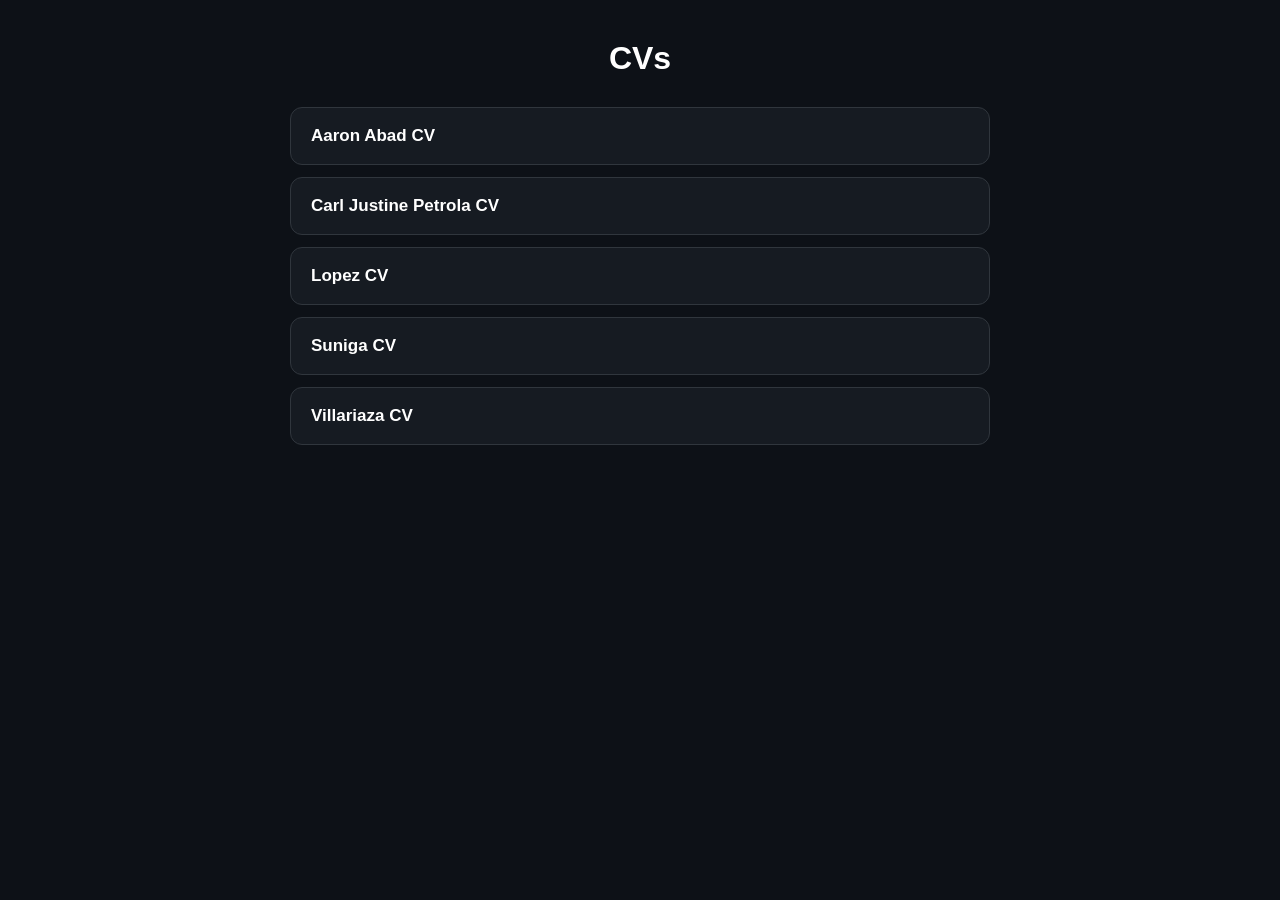
<file: index.html>
<!DOCTYPE html>
<html lang="en">
<head>
    <meta charset="UTF-8">
    <meta name="viewport" content="width=device-width, initial-scale=1.0">
    <title>CVs</title>

    <style>
        * {
            margin: 0;
            padding: 0;
            box-sizing: border-box;
        }

        body {
            font-family: Arial, sans-serif;
            background: #0d1117;
            color: #ffffff;
            min-height: 100vh;
            padding: 40px;
        }

        .container {
            width: 100%;
            max-width: 700px;
            margin: auto;
        }

        .header {
            text-align: center;
            margin-bottom: 30px;
        }

        .header h1 {
            font-size: 32px;
            margin-bottom: 8px;
        }

        .header p {
            color: #8b949e;
            font-size: 15px;
        }

        ul {
            list-style: none;
            display: flex;
            flex-direction: column;
            gap: 12px;
        }

        li {
            background: #161b22;
            border: 1px solid #30363d;
            border-radius: 12px;
            padding: 18px 20px;
            transition: 0.25s ease;
        }

        li:hover {
            background: #21262d;
            border-color: #58a6ff;
            transform: translateY(-2px);
        }

        a {
            display: block;
            color: white;
            text-decoration: none;
            font-size: 17px;
            font-weight: 600;
        }

        a:hover {
            color: #58a6ff;
        }
    </style>
</head>

<body>

    <div class="container">

        <div class="header">
            <h1>CVs</h1>
        </div>

        <ul>
            <li>
                <a href="Aaron_Abad_CV.html">Aaron Abad CV</a>
            </li>

            <li>
                <a href="CarlJustine_Petrola_CV.html">Carl Justine Petrola CV</a>
            </li>

            <li>
                <a href="Lopez_CV.html">Lopez CV</a>
            </li>

            <li>
                <a href="suniga_cv.html">Suniga CV</a>
            </li>

            <li>
                <a href="villariaza_cv.html">Villariaza CV</a>
            </li>
        </ul>

    </div>

</body>
</html>
</file>
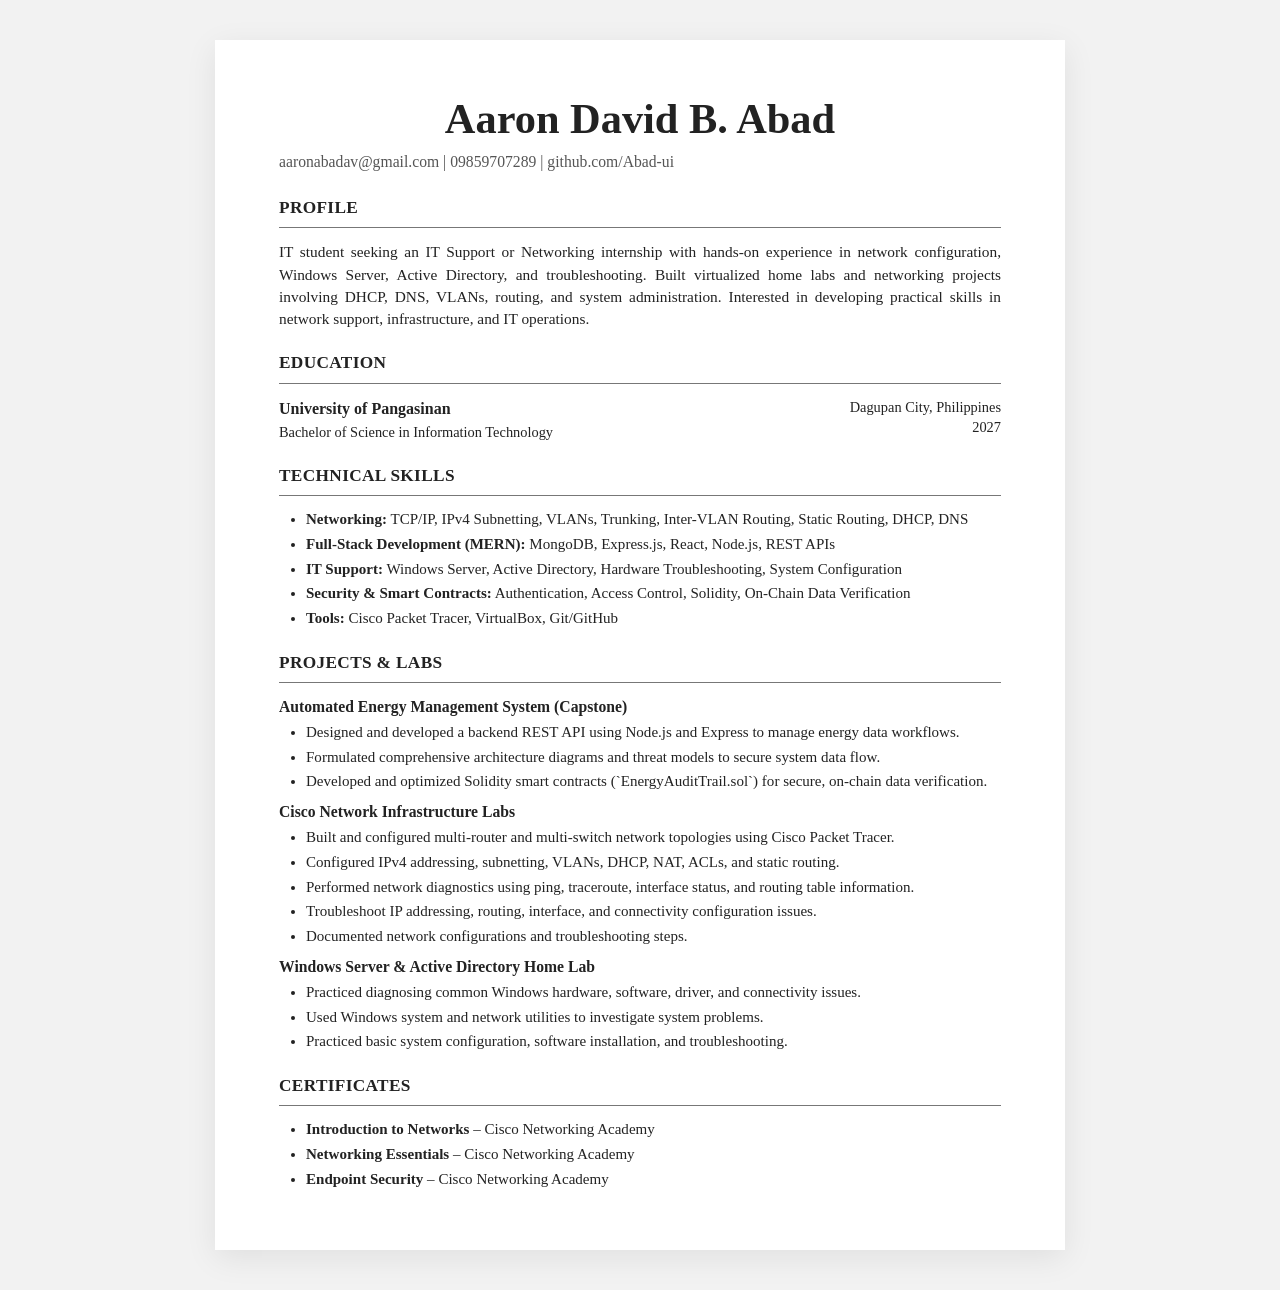
<file: Aaron_Abad_CV.html>
<!DOCTYPE html>
<html lang="en">
<head>
  <meta charset="UTF-8">
  <meta name="viewport" content="width=device-width, initial-scale=1.0">
  <meta name="description" content="Aaron David B. Abad - IT Student CV">
  <title>Aaron David B. Abad | CV</title>

  <style>
    :root {
      --text: #222;
      --muted: #555;
      --line: #777;
      --paper: #fff;
      --background: #f2f2f2;
    }

    * {
      box-sizing: border-box;
    }

    body {
      margin: 0;
      padding: 40px 20px;
      background: var(--background);
      color: var(--text);
      font-family: Georgia, "Times New Roman", serif;
      line-height: 1.45;
    }

    .cv {
      width: min(100%, 850px);
      margin: 0 auto;
      padding: 56px 64px;
      background: var(--paper);
      box-shadow: 0 8px 30px rgba(0, 0, 0, 0.08);
    }

    header {
      text-align: center;
      margin-bottom: 22px;
    }

    h1 {
      margin: 0 0 8px;
      font-size: clamp(2rem, 5vw, 2.65rem);
      line-height: 1.1;
      font-weight: 700;
    }

    .contact {
      margin: 0;
      color: var(--muted);
      font-size: 0.98rem;
    }

    .contact a {
      color: inherit;
      text-decoration: none;
    }

    .contact a:hover {
      text-decoration: underline;
    }

    section {
      margin-top: 20px;
    }

    h2 {
      margin: 0 0 13px;
      padding-bottom: 7px;
      border-bottom: 1px solid var(--line);
      font-size: 1.08rem;
      letter-spacing: 0.02em;
      font-weight: 700;
    }

    p {
      margin: 0;
      font-size: 0.96rem;
      text-align: justify;
    }

    .education-entry {
      display: flex;
      justify-content: space-between;
      gap: 20px;
      align-items: flex-start;
    }

    .education-left strong {
      display: block;
      font-size: 1rem;
    }

    .education-left span {
      font-size: 0.9rem;
    }

    .education-right {
      text-align: right;
      white-space: nowrap;
      font-size: 0.9rem;
    }

    ul {
      margin: 0;
      padding-left: 27px;
    }

    li {
      margin: 3px 0;
      font-size: 0.94rem;
    }

    .project {
      margin-bottom: 8px;
    }

    .project-title {
      margin: 0 0 1px;
      font-weight: 700;
      font-size: 0.98rem;
    }

    .project ul {
      margin-top: 0;
    }

    @media (max-width: 650px) {
      body {
        padding: 0;
        background: var(--paper);
      }

      .cv {
        width: 100%;
        padding: 34px 25px;
        box-shadow: none;
      }

      .education-entry {
        flex-direction: column;
        gap: 2px;
      }

      .education-right {
        text-align: left;
      }

      p {
        text-align: left;
      }
    }

    @media print {
      @page {
        size: A4;
        margin: 0;
      }

      body {
        padding: 0;
        background: white;
      }

      .cv {
        width: 100%;
        min-height: 100vh;
        padding: 45px 55px;
        box-shadow: none;
      }

      a {
        color: inherit !important;
        text-decoration: none !important;
      }
    }
  </style>
</head>

<body>
  <main class="cv">
    <header>
      <h1>Aaron David B. Abad</h1>
      <p class="contact">
        <a href="mailto:aaronabadav@gmail.com">aaronabadav@gmail.com</a>
        | 09859707289 |
        <a href="https://github.com/Abad-ui" target="_blank" rel="noopener">github.com/Abad-ui</a>
      </p>
    </header>

    <section>
      <h2>PROFILE</h2>
      <p>
        IT student seeking an IT Support or Networking internship with hands-on
        experience in network configuration, Windows Server, Active Directory,
        and troubleshooting. Built virtualized home labs and networking projects
        involving DHCP, DNS, VLANs, routing, and system administration.
        Interested in developing practical skills in network support,
        infrastructure, and IT operations.
      </p>
    </section>

    <section>
      <h2>EDUCATION</h2>
      <div class="education-entry">
        <div class="education-left">
          <strong>University of Pangasinan</strong>
          <span>Bachelor of Science in Information Technology</span>
        </div>
        <div class="education-right">
          Dagupan City, Philippines<br>
          2027
        </div>
      </div>
    </section>

    <section>
      <h2>TECHNICAL SKILLS</h2>
      <ul>
        <li><strong>Networking:</strong> TCP/IP, IPv4 Subnetting, VLANs, Trunking, Inter-VLAN Routing, Static Routing, DHCP, DNS</li>
        <li><strong>Full-Stack Development (MERN):</strong> MongoDB, Express.js, React, Node.js, REST APIs</li>
        <li><strong>IT Support:</strong> Windows Server, Active Directory, Hardware Troubleshooting, System Configuration</li>
        <li><strong>Security &amp; Smart Contracts:</strong> Authentication, Access Control, Solidity, On-Chain Data Verification</li>
        <li><strong>Tools:</strong> Cisco Packet Tracer, VirtualBox, Git/GitHub</li>
      </ul>
    </section>

    <section>
      <h2>PROJECTS &amp; LABS</h2>

      <div class="project">
        <div class="project-title">Automated Energy Management System (Capstone)</div>
        <ul>
          <li>Designed and developed a backend REST API using Node.js and Express to manage energy data workflows.</li>
          <li>Formulated comprehensive architecture diagrams and threat models to secure system data flow.</li>
          <li>Developed and optimized Solidity smart contracts (`EnergyAuditTrail.sol`) for secure, on-chain data verification.</li>
        </ul>
      </div>

      <div class="project">
        <div class="project-title">Cisco Network Infrastructure Labs</div>
        <ul>
          <li>Built and configured multi-router and multi-switch network topologies using Cisco Packet Tracer.</li>
          <li>Configured IPv4 addressing, subnetting, VLANs, DHCP, NAT, ACLs, and static routing.</li>
          <li>Performed network diagnostics using ping, traceroute, interface status, and routing table information.</li>
          <li>Troubleshoot IP addressing, routing, interface, and connectivity configuration issues.</li>
          <li>Documented network configurations and troubleshooting steps.</li>
        </ul>
      </div>

      <div class="project">
        <div class="project-title">Windows Server &amp; Active Directory Home Lab</div>
        <ul>
          <li>Practiced diagnosing common Windows hardware, software, driver, and connectivity issues.</li>
          <li>Used Windows system and network utilities to investigate system problems.</li>
          <li>Practiced basic system configuration, software installation, and troubleshooting.</li>
        </ul>
      </div>
    </section>

    <section>
      <h2>CERTIFICATES</h2>
      <ul>
        <li><strong>Introduction to Networks</strong> – Cisco Networking Academy</li>
        <li><strong>Networking Essentials</strong> – Cisco Networking Academy</li>
        <li><strong>Endpoint Security</strong> – Cisco Networking Academy</li>
      </ul>
    </section>
  </main>
</body>
</html>
</file>
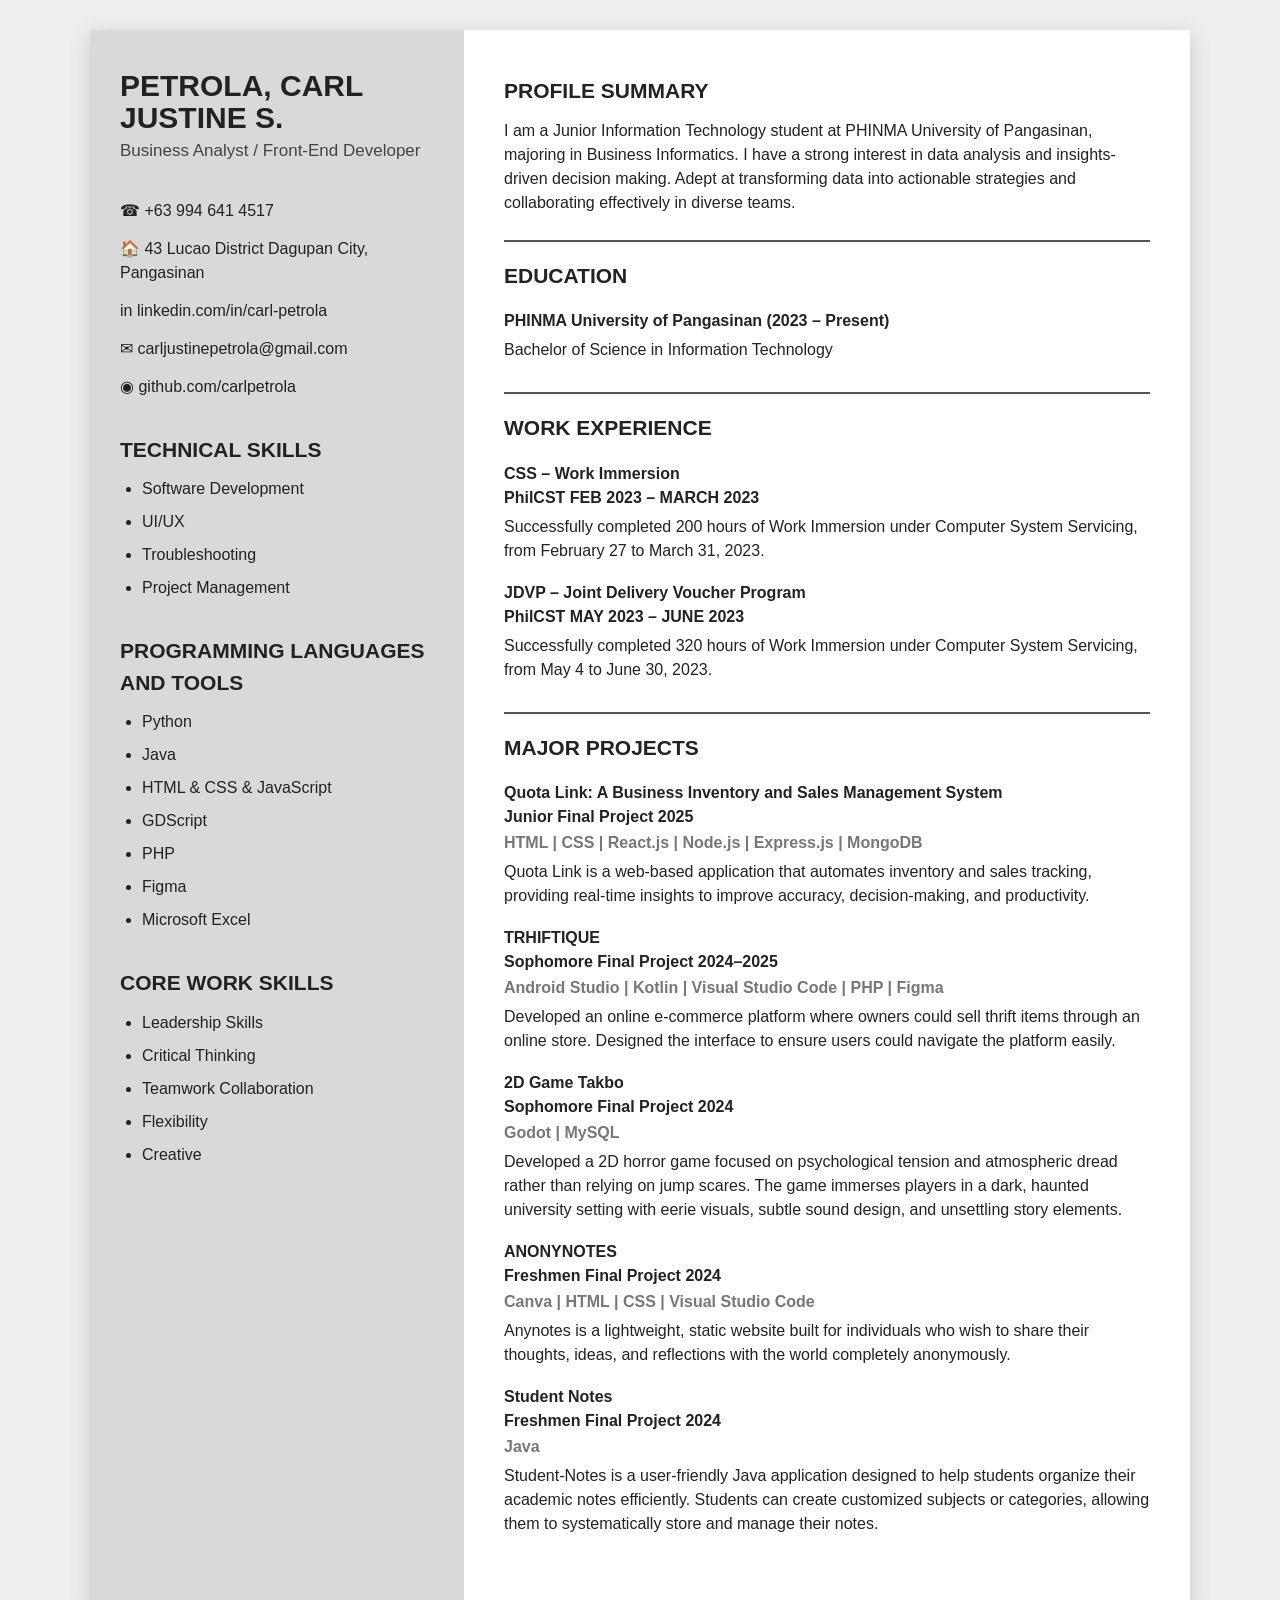
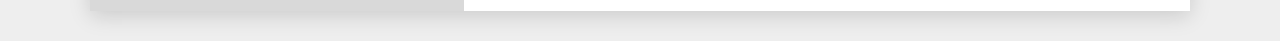
<file: CarlJustine_Petrola_CV.html>
<!DOCTYPE html>
<html lang="en">
<head>
    <meta charset="UTF-8">
    <meta name="viewport" content="width=device-width, initial-scale=1.0">

    <title>Carl Justine S. Petrola - CV</title>

    <style>
        * {
            box-sizing: border-box;
            margin: 0;
            padding: 0;
        }

        body {
            font-family: Arial, Helvetica, sans-serif;
            background: #eeeeee;
            color: #222;
            line-height: 1.5;
        }

        .cv-container {
            width: 100%;
            max-width: 1100px;
            margin: 30px auto;
            background: white;
            display: grid;
            grid-template-columns: 34% 66%;
            box-shadow: 0 5px 20px rgba(0, 0, 0, 0.15);
        }

        /* =========================
           LEFT SIDEBAR
        ========================= */

        .sidebar {
            background: #d9d9d9;
            padding: 40px 30px;
        }

        .name {
            font-size: 30px;
            line-height: 1.05;
            font-weight: 700;
            margin-bottom: 5px;
        }

        .job-title {
            font-size: 17px;
            color: #444;
            margin-bottom: 35px;
        }

        .contact {
            margin-bottom: 30px;
        }

        .contact p {
            margin: 14px 0;
            word-break: break-word;
        }

        .contact a {
            color: #222;
            text-decoration: none;
        }

        .contact a:hover {
            text-decoration: underline;
        }

        .sidebar-section {
            margin-top: 35px;
        }

        .sidebar-section h2 {
            font-size: 21px;
            margin-bottom: 12px;
            text-transform: uppercase;
        }

        .sidebar-section ul {
            padding-left: 22px;
        }

        .sidebar-section li {
            margin: 9px 0;
        }

        /* =========================
           MAIN CONTENT
        ========================= */

        .main-content {
            padding: 45px 40px;
        }

        .section {
            border-top: 2px solid #555;
            padding-top: 18px;
            margin-bottom: 30px;
        }

        .section:first-child {
            border-top: none;
            padding-top: 0;
        }

        .section-title {
            font-size: 21px;
            text-transform: uppercase;
            margin-bottom: 12px;
        }

        .profile-summary {
            margin-bottom: 25px;
        }

        .item {
            margin: 18px 0;
        }

        .item-title {
            font-size: 16px;
            font-weight: bold;
        }

        .item-meta {
            font-weight: bold;
        }

        .technologies {
            color: #777;
            font-weight: bold;
            margin-top: 2px;
        }

        .item p {
            margin-top: 5px;
        }

        /* =========================
           RESPONSIVE DESIGN
        ========================= */

        @media (max-width: 768px) {

            .cv-container {
                grid-template-columns: 1fr;
                margin: 0;
            }

            .sidebar {
                padding: 30px 25px;
            }

            .main-content {
                padding: 30px 25px;
            }

            .name {
                font-size: 27px;
            }
        }

        /* =========================
           PRINT
        ========================= */

        @media print {

            body {
                background: white;
            }

            .cv-container {
                margin: 0;
                max-width: none;
                box-shadow: none;
            }
        }
    </style>
</head>

<body>

<div class="cv-container">

    <!-- =========================
         SIDEBAR
    ========================== -->

    <aside class="sidebar">

        <h1 class="name">
            PETROLA, CARL<br>
            JUSTINE S.
        </h1>

        <p class="job-title">
            Business Analyst / Front-End Developer
        </p>


        <!-- CONTACT INFORMATION -->

        <div class="contact">

            <p>
                ☎
                <a href="tel:+639946414517">
                    +63 994 641 4517
                </a>
            </p>

            <p>
                🏠
                43 Lucao District Dagupan City,
                Pangasinan
            </p>

            <p>
                in
                <a
                    href="https://linkedin.com/in/carl-petrola"
                    target="_blank"
                >
                    linkedin.com/in/carl-petrola
                </a>
            </p>

            <p>
                ✉
                <a href="mailto:carljustinepetrola@gmail.com">
                    carljustinepetrola@gmail.com
                </a>
            </p>

            <p>
                ◉
                <a
                    href="https://github.com/carlpetrola"
                    target="_blank"
                >
                    github.com/carlpetrola
                </a>
            </p>

        </div>


        <!-- TECHNICAL SKILLS -->

        <div class="sidebar-section">

            <h2>Technical Skills</h2>

            <ul>
                <li>Software Development</li>
                <li>UI/UX</li>
                <li>Troubleshooting</li>
                <li>Project Management</li>
            </ul>

        </div>


        <!-- PROGRAMMING LANGUAGES -->

        <div class="sidebar-section">

            <h2>Programming Languages and Tools</h2>

            <ul>
                <li>Python</li>
                <li>Java</li>
                <li>HTML &amp; CSS &amp; JavaScript</li>
                <li>GDScript</li>
                <li>PHP</li>
                <li>Figma</li>
                <li>Microsoft Excel</li>
            </ul>

        </div>


        <!-- CORE WORK SKILLS -->

        <div class="sidebar-section">

            <h2>Core Work Skills</h2>

            <ul>
                <li>Leadership Skills</li>
                <li>Critical Thinking</li>
                <li>Teamwork Collaboration</li>
                <li>Flexibility</li>
                <li>Creative</li>
            </ul>

        </div>

    </aside>


    <!-- =========================
         MAIN CONTENT
    ========================== -->

    <main class="main-content">


        <!-- PROFILE -->

        <section class="section profile-summary">

            <h2 class="section-title">
                Profile Summary
            </h2>

            <p>
                I am a Junior Information Technology student at
                PHINMA University of Pangasinan, majoring in Business
                Informatics. I have a strong interest in data analysis
                and insights-driven decision making. Adept at
                transforming data into actionable strategies and
                collaborating effectively in diverse teams.
            </p>

        </section>


        <!-- EDUCATION -->

        <section class="section">

            <h2 class="section-title">
                Education
            </h2>

            <div class="item">

                <div class="item-title">
                    PHINMA University of Pangasinan
                    (2023 – Present)
                </div>

                <p>
                    Bachelor of Science in Information Technology
                </p>

            </div>

        </section>


        <!-- WORK EXPERIENCE -->

        <section class="section">

            <h2 class="section-title">
                Work Experience
            </h2>


            <div class="item">

                <div class="item-title">
                    CSS – Work Immersion
                </div>

                <div class="item-meta">
                    PhilCST FEB 2023 – MARCH 2023
                </div>

                <p>
                    Successfully completed 200 hours of Work
                    Immersion under Computer System Servicing,
                    from February 27 to March 31, 2023.
                </p>

            </div>


            <div class="item">

                <div class="item-title">
                    JDVP – Joint Delivery Voucher Program
                </div>

                <div class="item-meta">
                    PhilCST MAY 2023 – JUNE 2023
                </div>

                <p>
                    Successfully completed 320 hours of Work
                    Immersion under Computer System Servicing,
                    from May 4 to June 30, 2023.
                </p>

            </div>

        </section>


        <!-- MAJOR PROJECTS -->

        <section class="section">

            <h2 class="section-title">
                Major Projects
            </h2>


            <!-- PROJECT 1 -->

            <div class="item">

                <div class="item-title">
                    Quota Link: A Business Inventory and
                    Sales Management System
                </div>

                <div class="item-meta">
                    Junior Final Project 2025
                </div>

                <div class="technologies">
                    HTML | CSS | React.js | Node.js |
                    Express.js | MongoDB
                </div>

                <p>
                    Quota Link is a web-based application that
                    automates inventory and sales tracking,
                    providing real-time insights to improve
                    accuracy, decision-making, and productivity.
                </p>

            </div>


            <!-- PROJECT 2 -->

            <div class="item">

                <div class="item-title">
                    TRHIFTIQUE
                </div>

                <div class="item-meta">
                    Sophomore Final Project 2024–2025
                </div>

                <div class="technologies">
                    Android Studio | Kotlin | Visual Studio Code |
                    PHP | Figma
                </div>

                <p>
                    Developed an online e-commerce platform
                    where owners could sell thrift items through
                    an online store. Designed the interface to
                    ensure users could navigate the platform easily.
                </p>

            </div>


            <!-- PROJECT 3 -->

            <div class="item">

                <div class="item-title">
                    2D Game Takbo
                </div>

                <div class="item-meta">
                    Sophomore Final Project 2024
                </div>

                <div class="technologies">
                    Godot | MySQL
                </div>

                <p>
                    Developed a 2D horror game focused on
                    psychological tension and atmospheric dread
                    rather than relying on jump scares. The game
                    immerses players in a dark, haunted university
                    setting with eerie visuals, subtle sound design,
                    and unsettling story elements.
                </p>

            </div>


            <!-- PROJECT 4 -->

            <div class="item">

                <div class="item-title">
                    ANONYNOTES
                </div>

                <div class="item-meta">
                    Freshmen Final Project 2024
                </div>

                <div class="technologies">
                    Canva | HTML | CSS | Visual Studio Code
                </div>

                <p>
                    Anynotes is a lightweight, static website built
                    for individuals who wish to share their thoughts,
                    ideas, and reflections with the world completely
                    anonymously.
                </p>

            </div>


            <!-- PROJECT 5 -->

            <div class="item">

                <div class="item-title">
                    Student Notes
                </div>

                <div class="item-meta">
                    Freshmen Final Project 2024
                </div>

                <div class="technologies">
                    Java
                </div>

                <p>
                    Student-Notes is a user-friendly Java application
                    designed to help students organize their academic
                    notes efficiently. Students can create customized
                    subjects or categories, allowing them to
                    systematically store and manage their notes.
                </p>

            </div>

        </section>

    </main>

</div>

</body>
</html>
</file>
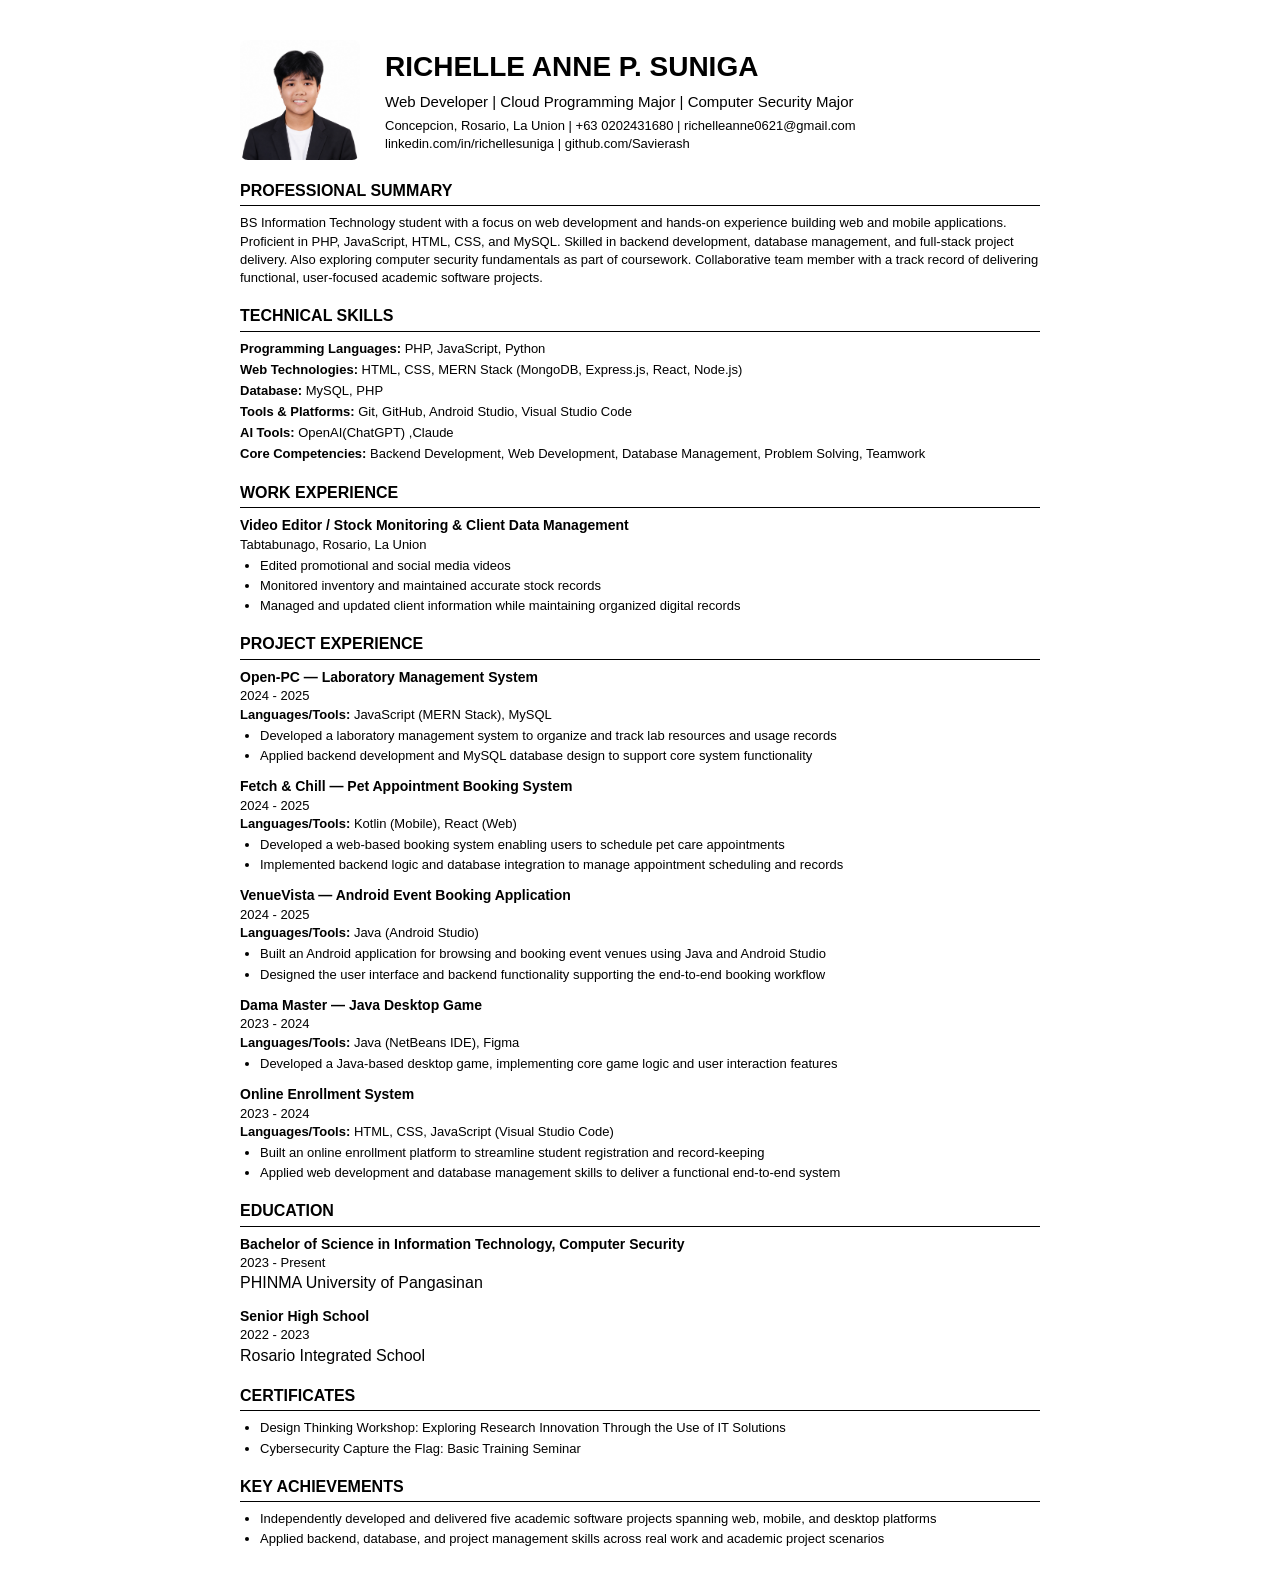
<file: suniga_cv.html>
<!DOCTYPE html>
<html lang="en">
<head>
    <meta charset="UTF-8">
    <meta name="viewport" content="width=device-width, initial-scale=1.0">
    <title>Richelle Anne P. Suniga - CV</title>

    <style>
        * {
            box-sizing: border-box;
            margin: 0;
            padding: 0;
        }

        body {
            font-family: Arial, sans-serif;
            background: #ffffff;
            color: #000000;
            line-height: 1.4;
            padding: 40px;
        }

        .resume {
            max-width: 800px;
            margin: auto;
        }

        /* HEADER */
        .header {
            display: flex;
            align-items: center;
            gap: 25px;
            margin-bottom: 20px;
        }

        .profile-photo {
            width: 120px;
            height: 120px;
            object-fit: cover;
            border-radius: 8px;
            flex-shrink: 0;
        }

        .header-info {
            flex: 1;
        }

        h1 {
            font-size: 28px;
            margin-bottom: 5px;
        }

        .title {
            font-size: 15px;
            margin-bottom: 5px;
        }

        .contact {
            font-size: 13px;
        }

        /* SECTIONS */
        .section {
            margin-top: 18px;
        }

        .section-title {
            font-size: 16px;
            font-weight: bold;
            border-bottom: 1px solid #000;
            padding-bottom: 3px;
            margin-bottom: 8px;
        }

        p {
            font-size: 13px;
        }

        /* SKILLS */
        .skills p {
            margin-bottom: 3px;
        }

        /* EXPERIENCE AND PROJECTS */
        .job,
        .project,
        .education {
            margin-bottom: 12px;
        }

        .job-title,
        .project-title,
        .education-title {
            font-weight: bold;
            font-size: 14px;
        }

        .company {
            font-size: 13px;
        }

        .date {
            font-size: 13px;
        }

        ul {
            margin-left: 20px;
            margin-top: 3px;
        }

        li {
            font-size: 13px;
            margin-bottom: 2px;
        }

        /* MOBILE */
        @media (max-width: 600px) {
            body {
                padding: 20px;
            }

            .header {
                flex-direction: column;
                text-align: center;
            }

            .profile-photo {
                width: 110px;
                height: 110px;
            }

            h1 {
                font-size: 24px;
            }
        }

        /* PRINT */
        @media print {
            body {
                padding: 0;
            }

            .resume {
                max-width: 100%;
            }
        }
    </style>
</head>

<body>

<div class="resume">

    <!-- HEADER -->
    <header class="header">

        <img 
            src="suniga_image"
            alt="Richelle Anne P. Suniga"
            class="profile-photo"
        >

        <div class="header-info">

            <h1>RICHELLE ANNE P. SUNIGA</h1>

            <div class="title">
                Web Developer | Cloud Programming Major | Computer Security Major
            </div>

            <div class="contact">
                Concepcion, Rosario, La Union | +63 0202431680 | richelleanne0621@gmail.com
                <br>
                linkedin.com/in/richellesuniga | github.com/Savierash
            </div>

        </div>

    </header>


    <!-- PROFESSIONAL SUMMARY -->
    <section class="section">

        <div class="section-title">
            PROFESSIONAL SUMMARY
        </div>

        <p>
            BS Information Technology student with a focus on web development
            and hands-on experience building web and mobile applications.
            Proficient in PHP, JavaScript, HTML, CSS, and MySQL. Skilled in
            backend development, database management, and full-stack project
            delivery. Also exploring computer security fundamentals as part of
            coursework. Collaborative team member with a track record of
            delivering functional, user-focused academic software projects.
        </p>

    </section>


    <!-- TECHNICAL SKILLS -->
    <section class="section skills">

        <div class="section-title">
            TECHNICAL SKILLS
        </div>

        <p>
            <strong>Programming Languages:</strong>
            PHP, JavaScript, Python
        </p>

        <p>
            <strong>Web Technologies:</strong>
            HTML, CSS, MERN Stack (MongoDB, Express.js, React, Node.js)
        </p>

        <p>
            <strong>Database:</strong>
            MySQL, PHP
        </p>

        <p>
            <strong>Tools & Platforms:</strong>
            Git, GitHub, Android Studio, Visual Studio Code
        </p>

        <p>
            <strong>AI Tools:</strong>
            OpenAI(ChatGPT) ,Claude
        </p>

        <p>
            <strong>Core Competencies:</strong>
            Backend Development, Web Development, Database Management,
            Problem Solving, Teamwork
        </p>

    </section>


    <!-- WORK EXPERIENCE -->
    <section class="section">

        <div class="section-title">
            WORK EXPERIENCE
        </div>

        <div class="job">

            <div class="job-title">
                Video Editor / Stock Monitoring & Client Data Management
            </div>

            <div class="company">
                Tabtabunago, Rosario, La Union
            </div>

            <ul>
                <li>
                    Edited promotional and social media videos
                </li>

                <li>
                    Monitored inventory and maintained accurate stock records
                </li>

                <li>
                    Managed and updated client information while maintaining
                    organized digital records
                </li>
            </ul>

        </div>

    </section>


    <!-- PROJECT EXPERIENCE -->
    <section class="section">

        <div class="section-title">
            PROJECT EXPERIENCE
        </div>


        <!-- OPEN-PC -->
        <div class="project">

            <div class="project-title">
                Open-PC — Laboratory Management System
            </div>

            <div class="date">
                2024 - 2025
            </div>

            <p>
                <strong>Languages/Tools:</strong>
                JavaScript (MERN Stack), MySQL
            </p>

            <ul>
                <li>
                    Developed a laboratory management system to organize and
                    track lab resources and usage records
                </li>

                <li>
                    Applied backend development and MySQL database design to
                    support core system functionality
                </li>
            </ul>

        </div>


        <!-- FETCH & CHILL -->
        <div class="project">

            <div class="project-title">
                Fetch & Chill — Pet Appointment Booking System
            </div>

            <div class="date">
                2024 - 2025
            </div>

            <p>
                <strong>Languages/Tools:</strong>
                Kotlin (Mobile), React (Web)
            </p>

            <ul>
                <li>
                    Developed a web-based booking system enabling users to
                    schedule pet care appointments
                </li>

                <li>
                    Implemented backend logic and database integration to
                    manage appointment scheduling and records
                </li>
            </ul>

        </div>


        <!-- VENUEVISTA -->
        <div class="project">

            <div class="project-title">
                VenueVista — Android Event Booking Application
            </div>

            <div class="date">
                2024 - 2025
            </div>

            <p>
                <strong>Languages/Tools:</strong>
                Java (Android Studio)
            </p>

            <ul>
                <li>
                    Built an Android application for browsing and booking event
                    venues using Java and Android Studio
                </li>

                <li>
                    Designed the user interface and backend functionality
                    supporting the end-to-end booking workflow
                </li>
            </ul>

        </div>


        <!-- DAMA MASTER -->
        <div class="project">

            <div class="project-title">
                Dama Master — Java Desktop Game
            </div>

            <div class="date">
                2023 - 2024
            </div>

            <p>
                <strong>Languages/Tools:</strong>
                Java (NetBeans IDE), Figma
            </p>

            <ul>
                <li>
                    Developed a Java-based desktop game, implementing core
                    game logic and user interaction features
                </li>
            </ul>

        </div>


        <!-- ONLINE ENROLLMENT -->
        <div class="project">

            <div class="project-title">
                Online Enrollment System
            </div>

            <div class="date">
                2023 - 2024
            </div>

            <p>
                <strong>Languages/Tools:</strong>
                HTML, CSS, JavaScript (Visual Studio Code)
            </p>

            <ul>
                <li>
                    Built an online enrollment platform to streamline student
                    registration and record-keeping
                </li>

                <li>
                    Applied web development and database management skills to
                    deliver a functional end-to-end system
                </li>
            </ul>

        </div>

    </section>


    <!-- EDUCATION -->
    <section class="section">

        <div class="section-title">
            EDUCATION
        </div>

        <div class="education">

            <div class="education-title">
                Bachelor of Science in Information Technology, Computer Security
            </div>

            <div class="date">
                2023 - Present
            </div>

            <div>
                PHINMA University of Pangasinan
            </div>

        </div>


        <div class="education">

            <div class="education-title">
                Senior High School
            </div>

            <div class="date">
                2022 - 2023
            </div>

            <div>
                Rosario Integrated School
            </div>

        </div>

    </section>


    <!-- CERTIFICATES -->
    <section class="section">

        <div class="section-title">
            CERTIFICATES
        </div>

        <ul>

            <li>
                Design Thinking Workshop: Exploring Research Innovation Through
                the Use of IT Solutions
            </li>

            <li>
                Cybersecurity Capture the Flag: Basic Training Seminar
            </li>

        </ul>

    </section>


    <!-- KEY ACHIEVEMENTS -->
    <section class="section">

        <div class="section-title">
            KEY ACHIEVEMENTS
        </div>

        <ul>

            <li>
                Independently developed and delivered five academic software
                projects spanning web, mobile, and desktop platforms
            </li>

            <li>
                Applied backend, database, and project management skills across
                real work and academic project scenarios
            </li>

        </ul>

    </section>

</div>

</body>
</html>
</file>
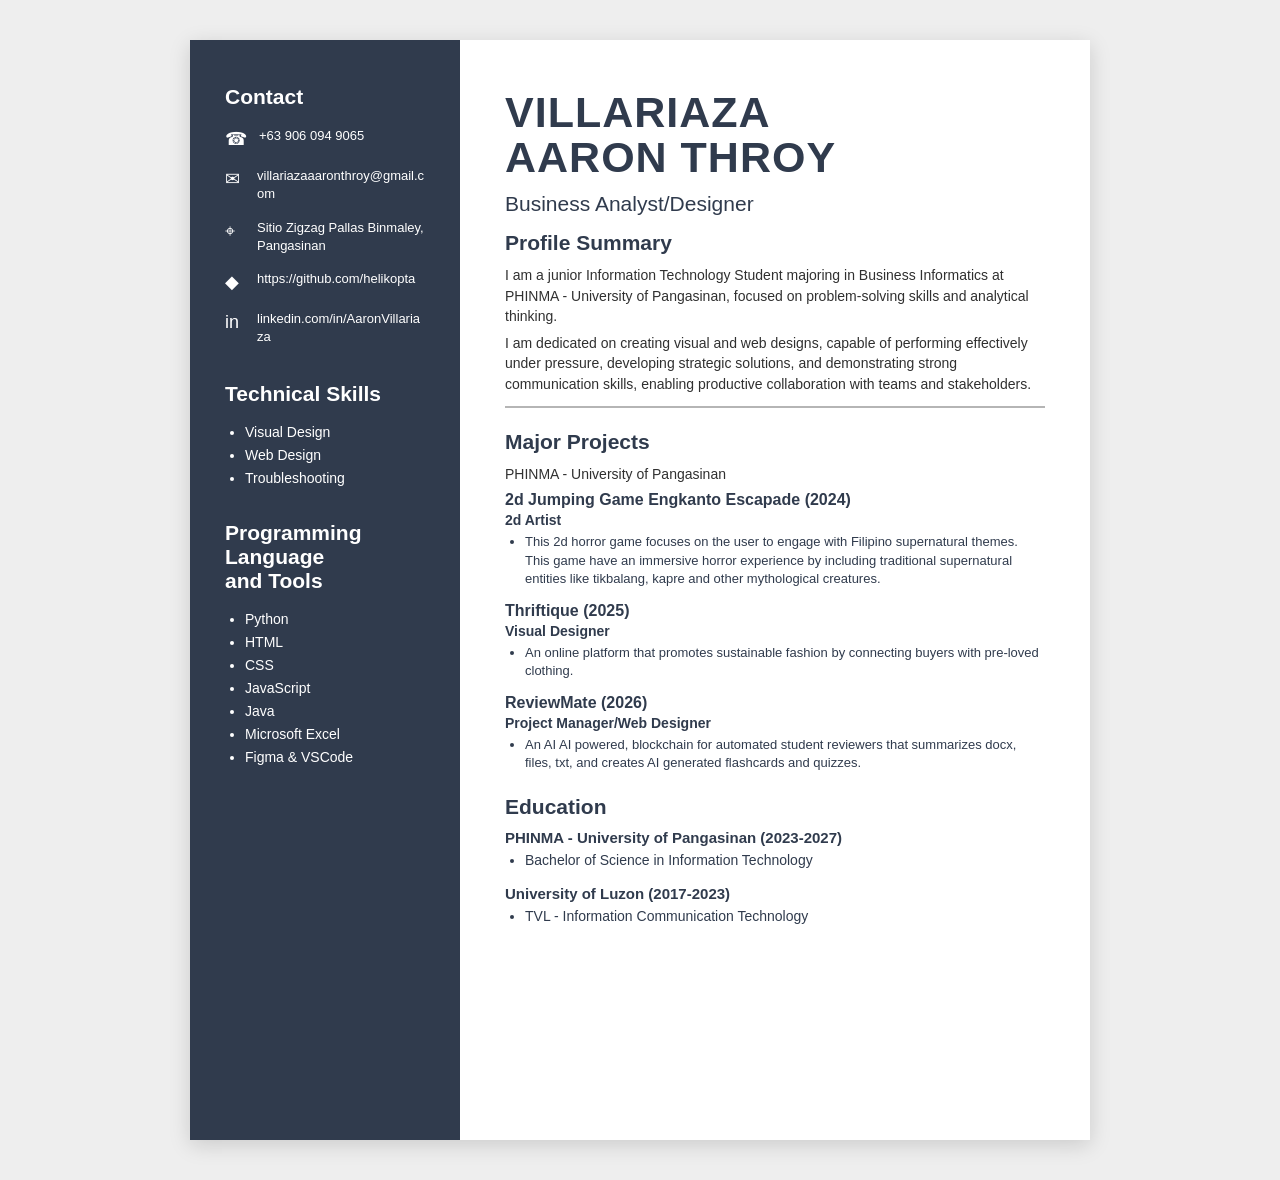
<file: villariaza_cv.html>
<!DOCTYPE html>
<html lang="en">
<head>
    <meta charset="UTF-8">
    <meta name="viewport" content="width=device-width, initial-scale=1.0">
    <title>Villariaza Aaron Throy - Resume</title>

    <style>
        * {
            box-sizing: border-box;
            margin: 0;
            padding: 0;
        }

        body {
            font-family: Arial, Helvetica, sans-serif;
            background: #eeeeee;
            color: #303b4d;
        }

        .resume {
            width: 900px;
            max-width: 95%;
            margin: 40px auto;
            background: white;
            display: grid;
            grid-template-columns: 30% 70%;
            min-height: 1100px;
            box-shadow: 0 5px 20px rgba(0, 0, 0, 0.15);
        }

        /* LEFT SIDEBAR */
        .sidebar {
            background: #303b4d;
            color: white;
            padding: 45px 35px;
        }

        .sidebar-section {
            margin-bottom: 35px;
        }

        .sidebar h2 {
            font-size: 21px;
            margin-bottom: 18px;
        }

        .contact-item {
            display: flex;
            align-items: flex-start;
            gap: 12px;
            margin-bottom: 15px;
            font-size: 13px;
            line-height: 1.4;
            word-break: break-word;
        }

        .icon {
            font-size: 18px;
            min-width: 20px;
        }

        .sidebar ul {
            padding-left: 20px;
        }

        .sidebar li {
            margin-bottom: 7px;
            font-size: 14px;
        }

        /* MAIN CONTENT */
        .content {
            padding: 50px 45px;
        }

        .name {
            font-size: 43px;
            line-height: 1.05;
            font-weight: 800;
            letter-spacing: 1px;
            color: #303b4d;
            margin-bottom: 12px;
        }

        .job-title {
            font-size: 21px;
            margin-bottom: 15px;
            color: #303b4d;
        }

        .section {
            margin-bottom: 22px;
        }

        .section-title {
            font-size: 21px;
            font-weight: 700;
            margin-bottom: 10px;
            color: #303b4d;
        }

        .divider {
            height: 2px;
            background: #b5b5b5;
            margin: 12px 0;
        }

        p {
            font-size: 14px;
            line-height: 1.45;
            margin-bottom: 7px;
            color: #303030;
        }

        .project {
            margin-bottom: 14px;
        }

        .project-title {
            font-weight: bold;
            font-size: 16px;
            color: #303b4d;
        }

        .project-role {
            font-weight: bold;
            font-size: 14px;
            margin: 3px 0 5px;
        }

        .project ul {
            padding-left: 20px;
        }

        .project li {
            font-size: 13px;
            line-height: 1.4;
            margin-bottom: 5px;
        }

        .school {
            margin-bottom: 15px;
        }

        .school-name {
            font-weight: bold;
            font-size: 15px;
        }

        .school ul {
            padding-left: 20px;
            margin-top: 5px;
        }

        .school li {
            font-size: 14px;
            line-height: 1.4;
        }

        /* RESPONSIVE */
        @media (max-width: 750px) {
            .resume {
                grid-template-columns: 1fr;
                width: 95%;
                margin: 20px auto;
            }

            .sidebar {
                padding: 30px;
            }

            .content {
                padding: 35px 30px;
            }

            .name {
                font-size: 34px;
            }
        }

        @media print {
            body {
                background: white;
            }

            .resume {
                width: 100%;
                max-width: none;
                margin: 0;
                box-shadow: none;
            }
        }
    </style>
</head>

<body>

<div class="resume">

    <!-- SIDEBAR -->
    <aside class="sidebar">

        <div class="sidebar-section">
            <h2>Contact</h2>

            <div class="contact-item">
                <span class="icon">☎</span>
                <span>+63 906 094 9065</span>
            </div>

            <div class="contact-item">
                <span class="icon">✉</span>
                <span>villariazaaaronthroy@gmail.com</span>
            </div>

            <div class="contact-item">
                <span class="icon">⌖</span>
                <span>Sitio Zigzag Pallas Binmaley, Pangasinan</span>
            </div>

            <div class="contact-item">
                <span class="icon">◆</span>
                <span>https://github.com/helikopta</span>
            </div>

            <div class="contact-item">
                <span class="icon">in</span>
                <span>linkedin.com/in/AaronVillariaza</span>
            </div>
        </div>


        <div class="sidebar-section">
            <h2>Technical Skills</h2>

            <ul>
                <li>Visual Design</li>
                <li>Web Design</li>
                <li>Troubleshooting</li>
            </ul>
        </div>


        <div class="sidebar-section">
            <h2>Programming Language<br>and Tools</h2>

            <ul>
                <li>Python</li>
                <li>HTML</li>
                <li>CSS</li>
                <li>JavaScript</li>
                <li>Java</li>
                <li>Microsoft Excel</li>
                <li>Figma &amp; VSCode</li>
            </ul>
        </div>

    </aside>


    <!-- MAIN CONTENT -->
    <main class="content">

        <h1 class="name">
            VILLARIAZA<br>
            AARON THROY
        </h1>

        <div class="job-title">
            Business Analyst/Designer
        </div>


        <!-- PROFILE -->
        <section class="section">
            <h2 class="section-title">Profile Summary</h2>

            <p>
                I am a junior Information Technology Student majoring in
                Business Informatics at PHINMA - University of Pangasinan,
                focused on problem-solving skills and analytical thinking.
            </p>

            <p>
                I am dedicated on creating visual and web designs, capable
                of performing effectively under pressure, developing
                strategic solutions, and demonstrating strong communication
                skills, enabling productive collaboration with teams and
                stakeholders.
            </p>

            <div class="divider"></div>
        </section>


        <!-- PROJECTS -->
        <section class="section">
            <h2 class="section-title">Major Projects</h2>

            <p>
                PHINMA - University of Pangasinan
            </p>


            <div class="project">
                <div class="project-title">
                    2d Jumping Game Engkanto Escapade (2024)
                </div>

                <div class="project-role">
                    2d Artist
                </div>

                <ul>
                    <li>
                        This 2d horror game focuses on the user to engage with
                        Filipino supernatural themes. This game have an immersive
                        horror experience by including traditional supernatural
                        entities like tikbalang, kapre and other mythological
                        creatures.
                    </li>
                </ul>
            </div>


            <div class="project">
                <div class="project-title">
                    Thriftique (2025)
                </div>

                <div class="project-role">
                    Visual Designer
                </div>

                <ul>
                    <li>
                        An online platform that promotes sustainable fashion
                        by connecting buyers with pre-loved clothing.
                    </li>
                </ul>
            </div>


            <div class="project">
                <div class="project-title">
                    ReviewMate (2026)
                </div>

                <div class="project-role">
                    Project Manager/Web Designer
                </div>

                <ul>
                    <li>
                        An AI AI powered, blockchain for automated student
                        reviewers that summarizes docx, files, txt, and
                        creates AI generated flashcards and quizzes.
                    </li>
                </ul>
            </div>

        </section>


        <!-- EDUCATION -->
        <section class="section">
            <h2 class="section-title">Education</h2>

            <div class="school">
                <div class="school-name">
                    PHINMA - University of Pangasinan (2023-2027)
                </div>

                <ul>
                    <li>
                        Bachelor of Science in Information Technology
                    </li>
                </ul>
            </div>


            <div class="school">
                <div class="school-name">
                    University of Luzon (2017-2023)
                </div>

                <ul>
                    <li>
                        TVL - Information Communication Technology
                    </li>
                </ul>
            </div>

        </section>

    </main>

</div>

</body>
</html>
</file>
